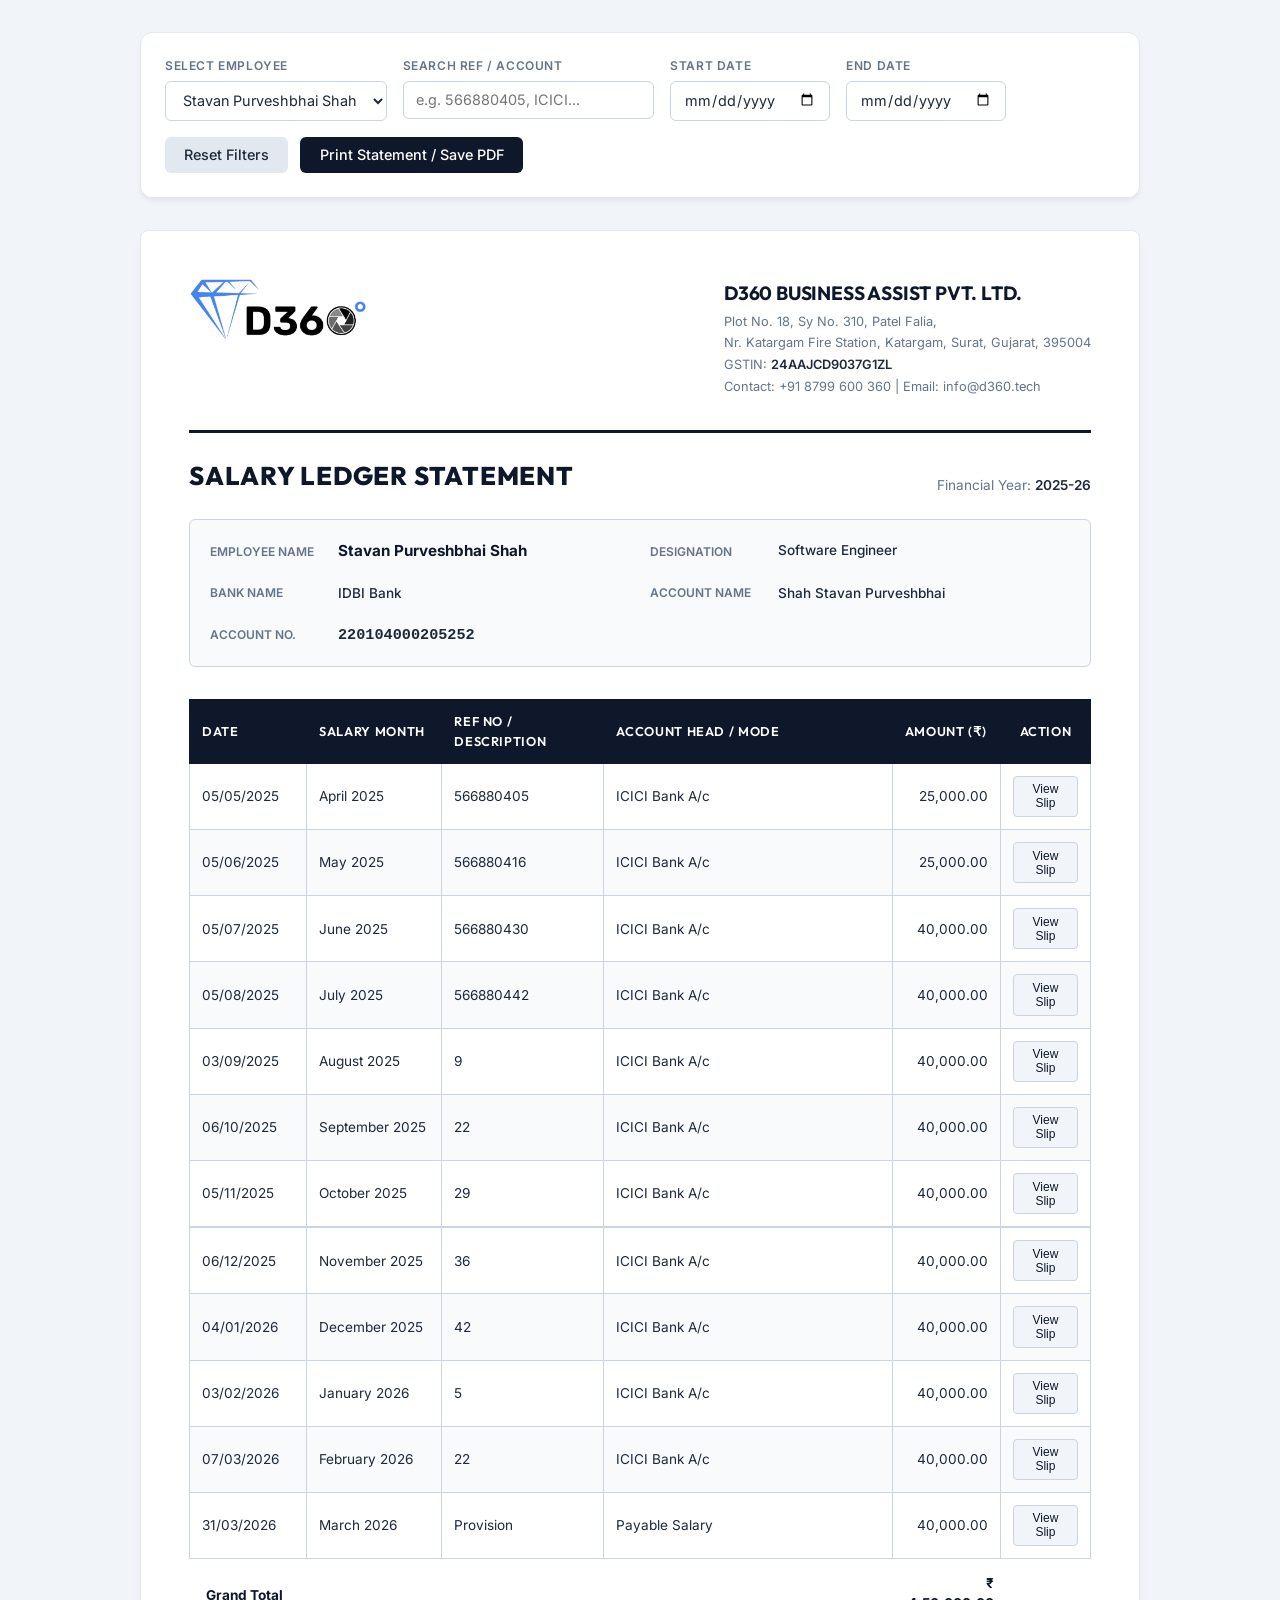
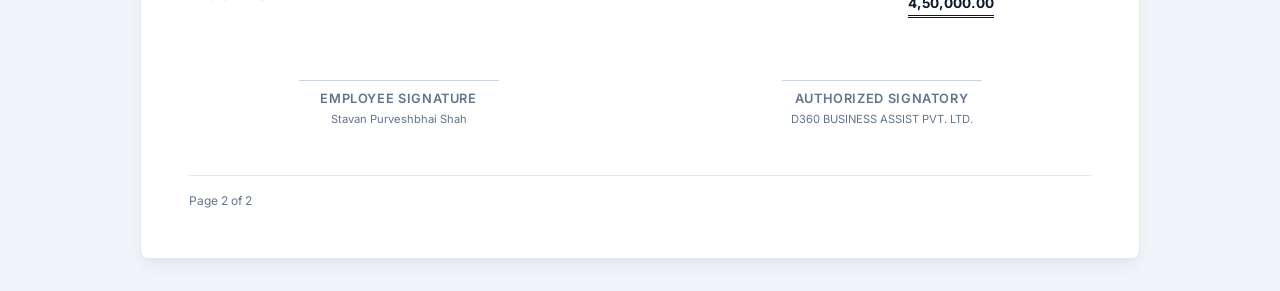
<file: index.html>
<!DOCTYPE html>
<html lang="en">
<head>
    <meta charset="UTF-8">
    <meta name="viewport" content="width=device-width, initial-scale=1.0">
    <title>Salary Ledger Statement - D360 Business Services</title>
    <link rel="stylesheet" href="style.css">
    <!-- Google Fonts for premium typography -->
    <link rel="preconnect" href="https://fonts.googleapis.com">
    <link rel="preconnect" href="https://fonts.gstatic.com" crossorigin>
    <link href="https://fonts.googleapis.com/css2?family=Inter:wght@300;400;500;600;700;800&display=swap" rel="stylesheet">
</head>
<body>
    <div class="app-container">
        <!-- Control Panel (Hidden in print) -->
        <div class="control-panel">
            <div class="filter-group">
                <div class="input-field">
                    <label for="filter-employee">Select Employee</label>
                    <select id="filter-employee">
                        <option value="stavan">Stavan Purveshbhai Shah</option>
                        <option value="dhruvil">Dhruvil Tarun Shah</option>
                    </select>
                </div>
                <div class="input-field">
                    <label for="search-input">Search Ref / Account</label>
                    <input type="text" id="search-input" placeholder="e.g. 566880405, ICICI...">
                </div>
                <div class="input-field">
                    <label for="filter-start-date">Start Date</label>
                    <input type="date" id="filter-start-date">
                </div>
                <div class="input-field">
                    <label for="filter-end-date">End Date</label>
                    <input type="date" id="filter-end-date">
                </div>
            </div>
            <div class="action-buttons">
                <button id="reset-btn" class="btn btn-secondary">Reset Filters</button>
                <button id="print-btn" class="btn btn-primary">Print Statement / Save PDF</button>
            </div>
        </div>

        <!-- Ledger Sheet (Printable A4 section) -->
        <div class="ledger-sheet" id="printable-ledger">
            <!-- Header & Company Info -->
            <div class="ledger-header">
                <div class="logo-container">
                    <img src="logo.png" alt="D360 BUSINESS ASSIST logo">
                </div>
                <div class="company-info">
                    <div class="company-name">D360 BUSINESS ASSIST PVT. LTD.</div>
                    <div class="company-details">
                        <p>Plot No. 18, Sy No. 310, Patel Falia,</p>
                        <p>Nr. Katargam Fire Station, Katargam, Surat, Gujarat, 395004</p>
                        <p>GSTIN: <span class="gstin">24AAJCD9037G1ZL</span></p>
                        <p>Contact: +91 8799 600 360 | Email: info@d360.tech</p>
                    </div>
                </div>
            </div>

            <!-- Heavy accent border -->
            <div class="header-separator"></div>

            <!-- Title Section -->
            <div class="document-title-section">
                <div>
                    <h1 class="document-title">Salary Ledger Statement</h1>
                </div>
                <div class="document-meta">
                    <p id="ledger-period-label">Financial Year: <span id="ledger-period-val">2025-26</span></p>
                </div>
            </div>

            <!-- Employee Profile Block -->
            <div class="employee-profile">
                <div class="profile-card">
                    <span class="profile-label">Employee Name</span>
                    <span id="emp-name" class="profile-value emp-name">Stavan Purveshbhai Shah</span>
                </div>
                <div class="profile-card">
                    <span class="profile-label">Designation</span>
                    <span id="emp-designation" class="profile-value">Software Engineer</span>
                </div>
                <div class="profile-card">
                    <span class="profile-label">Bank Name</span>
                    <span id="emp-bank" class="profile-value">IDBI Bank</span>
                </div>
                <div class="profile-card">
                    <span class="profile-label">Account Name</span>
                    <span id="emp-acc-name" class="profile-value">Shah Stavan Purveshbhai</span>
                </div>
                <div class="profile-card" style="grid-column: span 2;">
                    <span class="profile-label">Account No.</span>
                    <span id="emp-acc-no" class="profile-value" style="font-family: monospace; font-size: 0.95rem; font-weight: 600;">220104000205252</span>
                </div>
            </div>

            <!-- Transaction Register Grid Table -->
            <div class="ledger-table-container">
                <table class="ledger-table">
                    <thead>
                        <tr>
                            <th class="col-date">Date</th>
                            <th class="col-month">Salary Month</th>
                            <th class="col-ref">Ref No / Description</th>
                            <th class="col-head">Account Head / Mode</th>
                            <th class="col-amount">Amount (₹)</th>
                            <th class="col-action" style="width: 10%; text-align: center;">Action</th>
                        </tr>
                    </thead>
                    <tbody id="ledger-body">
                        <!-- Dynamic transaction rows will be rendered here by script.js -->
                    </tbody>
                    <tfoot>
                        <tr class="total-row">
                            <td colspan="4" class="total-label">Grand Total</td>
                            <td id="total-amount" class="total-amount col-amount-val">
                                <!-- Computed dynamic total will be rendered here -->
                            </td>
                            <td class="col-action"></td>
                        </tr>
                    </tfoot>
                </table>
            </div>

            <!-- Signature block -->
            <div class="signature-section">
                <div class="signature-block">
                    <div class="signature-line"></div>
                    <div class="signature-title">Employee Signature</div>
                    <div id="sig-emp-name" class="signature-subtitle">Stavan Purveshbhai Shah</div>
                </div>
                <div class="signature-block">
                    <div class="signature-line"></div>
                    <div class="signature-title">Authorized Signatory</div>
                    <div class="signature-subtitle">D360 BUSINESS ASSIST PVT. LTD.</div>
                </div>
            </div>

            <!-- Statement footer -->
            <div class="ledger-footer">
                <div>Generated on: <span id="print-date"></span></div>
                <div id="print-page-number">Page 1 of 1</div>
            </div>
        </div>
    </div>

    <!-- Salary Slip Modal Overlay -->
    <div id="payslip-modal" class="modal-overlay">
        <div class="modal-content">
            <!-- Action bar (Hidden in print) -->
            <div class="modal-action-bar">
                <button class="btn btn-secondary" onclick="closePayslip()">Close</button>
                <button class="btn btn-primary" onclick="printPayslip()">Print / Save PDF</button>
            </div>
            
            <!-- Payslip Sheet -->
            <div class="payslip-sheet">
                <!-- Header Block -->
                <div class="payslip-header">
                    <div class="logo-box">
                        <img src="logo.png" alt="D360 Logo">
                    </div>
                    <div class="company-box">
                        <div class="company-name">D360 BUSINESS ASSIST PVT. LTD.</div>
                        <div class="company-address">
                            Plot No. 18, Sy No. 310, Patel Falia,<br>
                            Nr. Katargam Fire Station, Katargam, Surat, Gujarat, 395004
                        </div>
                    </div>
                </div>

                <div class="title-divider"></div>

                <!-- Title and Month -->
                <div class="payslip-title-section">
                    <h1 class="payslip-title">Salary Slip</h1>
                    <div class="payslip-date" id="payslip-date-val">June 2025</div>
                </div>

                <!-- Employee Info -->
                <div class="info-grid">
                    <div class="info-row">
                        <span class="info-label">Employee Name</span>
                        <span class="info-value" id="payslip-emp-name-val">: Stavan Purveshbhai Shah</span>
                    </div>
                    <div class="info-row">
                        <span class="info-label">Designation</span>
                        <span class="info-value" id="payslip-emp-designation-val">: Software Engineer</span>
                    </div>
                    <div class="info-row">
                        <span class="info-label">PF A/c No</span>
                        <span class="info-value" id="payslip-emp-pf-val">: N.A.</span>
                    </div>
                </div>

                <!-- Earnings & Deductions Tables -->
                <div class="table-container">
                    <table class="salary-table">
                        <thead>
                            <tr>
                                <th style="width: 35%;">Earnings</th>
                                <th style="width: 15%; text-align: right;">Amount (Rs.)</th>
                                <th style="width: 35%;">Deductions</th>
                                <th style="width: 15%; text-align: right;">Amount (Rs.)</th>
                            </tr>
                        </thead>
                        <tbody>
                            <tr>
                                <td>Basic Salary</td>
                                <td class="col-amount" id="payslip-basic-val">40,000.00</td>
                                <td>Provident Fund (PF)</td>
                                <td class="col-amount">0.00</td>
                            </tr>
                            <tr>
                                <td>HRA</td>
                                <td class="col-amount">0.00</td>
                                <td>Professional Tax (PT)</td>
                                <td class="col-amount">0.00</td>
                            </tr>
                            <tr>
                                <td>Incentive</td>
                                <td class="col-amount">0.00</td>
                                <td id="payslip-deduction-label">Other Deduction</td>
                                <td class="col-amount" id="payslip-deduction-val">0.00</td>
                            </tr>
                            <tr class="total-row">
                                <td>Total Earnings</td>
                                <td class="col-amount" id="payslip-total-earn-val">40,000.00</td>
                                <td>Total Deductions</td>
                                <td class="col-amount" id="payslip-total-deductions-val">0.00</td>
                            </tr>
                        </tbody>
                    </table>
                </div>

                <!-- Net Pay Box -->
                <div class="net-pay-section">
                    <div>
                        <span class="net-pay-label">NET PAY : </span>
                        <span class="net-pay-words" id="payslip-words-val">Forty Thousand Only</span>
                    </div>
                    <div class="net-pay-value" id="payslip-net-val">₹ 40,000.00</div>
                </div>

                <!-- Bank Details Block -->
                <div class="bank-details">
                    <div class="bank-title">Bank Transfer Details</div>
                    <div class="bank-grid">
                        <div>
                            <span class="info-label" style="display:block; font-size:0.7rem; margin-bottom:0.15rem;">Bank Name</span>
                            <span class="info-value" id="payslip-bank-val" style="font-weight:600;">IDBI Bank</span>
                        </div>
                        <div>
                            <span class="info-label" style="display:block; font-size:0.7rem; margin-bottom:0.15rem;">Account Name</span>
                            <span class="info-value" id="payslip-acc-name-val" style="font-weight:600;">Shah Stavan Purveshbhai</span>
                        </div>
                        <div>
                            <span class="info-label" style="display:block; font-size:0.7rem; margin-bottom:0.15rem;">Account Number</span>
                            <span class="info-value" id="payslip-acc-no-val" style="font-weight:600; font-family: monospace;">220104000205252</span>
                        </div>
                    </div>
                </div>

                <!-- Footer -->
                <div class="footer-note">
                    This is computer/Software generated document, This doesn't required a signature.
                </div>
            </div>
        </div>
    </div>

    <!-- JS Logic -->
    <script src="script.js"></script>
</body>
</html>
</file>
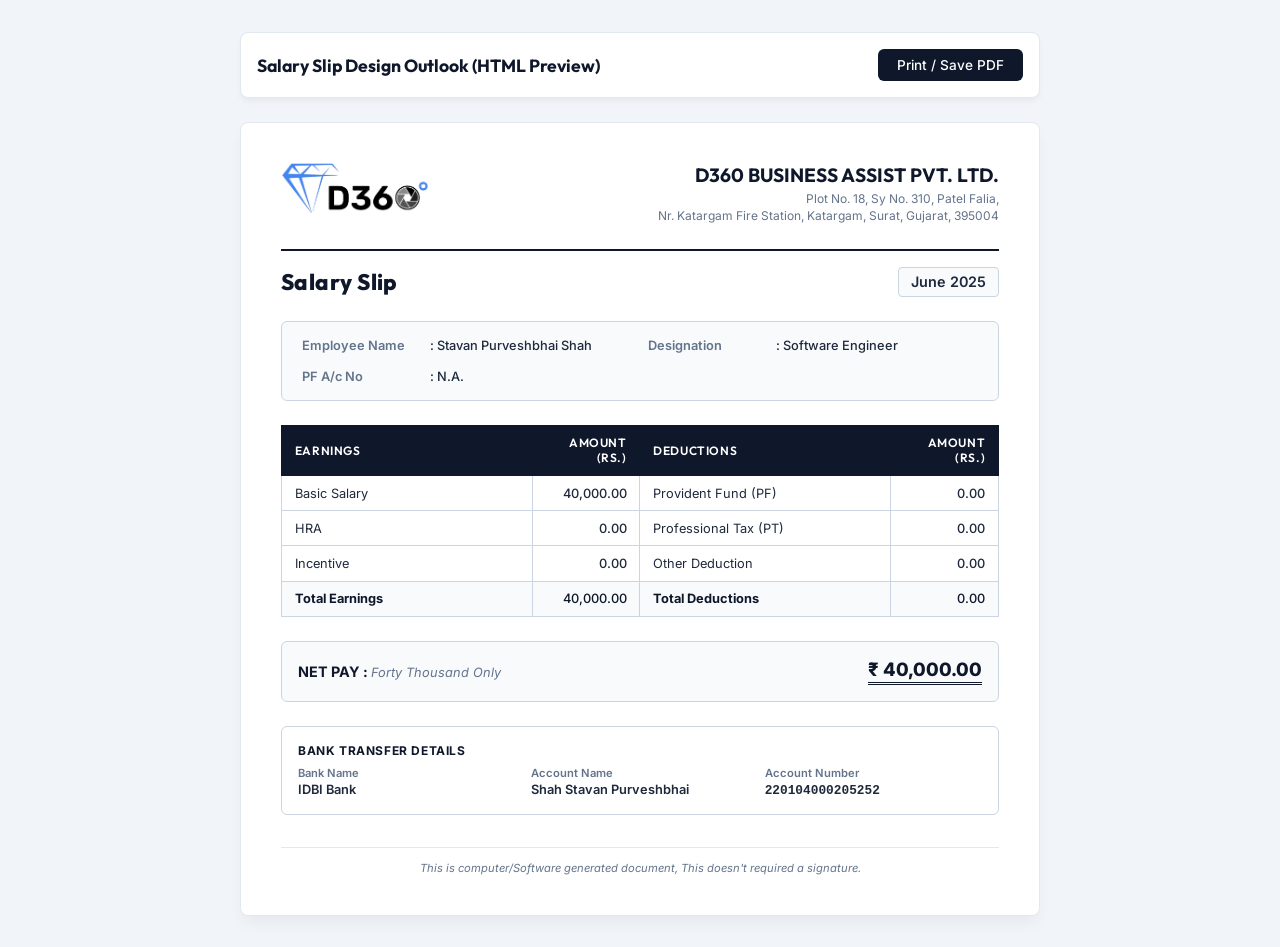
<file: payslip_preview.html>
<!DOCTYPE html>
<html lang="en">
<head>
    <meta charset="UTF-8">
    <meta name="viewport" content="width=device-width, initial-scale=1.0">
    <title>Salary Slip - Stavan Purveshbhai Shah</title>
    <style>
        @import url('https://fonts.googleapis.com/css2?family=Inter:wght@300;400;500;600;700&family=Outfit:wght@400;500;600;700;800&display=swap');

        :root {
            --primary-color: #0f172a;
            --secondary-color: #3b82f6;
            --border-color: #cbd5e1;
            --text-color: #1e293b;
            --text-muted: #64748b;
            --white: #white;
            --font-primary: 'Inter', sans-serif;
            --font-heading: 'Outfit', sans-serif;
        }

        * {
            box-sizing: border-box;
            margin: 0;
            padding: 0;
        }

        body {
            font-family: var(--font-primary);
            background-color: #f1f5f9;
            color: var(--text-color);
            padding: 2rem 1rem;
            display: flex;
            flex-direction: column;
            align-items: center;
        }

        /* Toolbar for actions */
        .toolbar {
            width: 100%;
            max-width: 800px;
            background-color: #ffffff;
            padding: 1rem;
            border-radius: 8px;
            margin-bottom: 1.5rem;
            box-shadow: 0 4px 6px -1px rgb(0 0 0 / 0.05);
            display: flex;
            justify-content: space-between;
            align-items: center;
            border: 1px solid #e2e8f0;
        }

        .toolbar-title {
            font-family: var(--font-heading);
            font-weight: 700;
            font-size: 1.1rem;
            color: var(--primary-color);
        }

        .btn {
            padding: 0.5rem 1.2rem;
            font-family: var(--font-primary);
            font-size: 0.85rem;
            font-weight: 500;
            border-radius: 6px;
            cursor: pointer;
            border: none;
            transition: all 0.2s;
            background-color: var(--primary-color);
            color: #ffffff;
        }

        .btn:hover {
            background-color: #1e293b;
        }

        /* Printable Payslip Sheet */
        .payslip-sheet {
            width: 100%;
            max-width: 800px;
            background-color: #ffffff;
            padding: 2.5rem;
            border-radius: 8px;
            box-shadow: 0 10px 15px -3px rgb(0 0 0 / 0.05);
            border: 1px solid #e2e8f0;
            position: relative;
        }

        /* Header Layout */
        .payslip-header {
            display: flex;
            justify-content: space-between;
            align-items: flex-start;
            margin-bottom: 1.5rem;
        }

        .logo-box img {
            height: 50px;
            object-fit: contain;
        }

        .company-box {
            text-align: right;
            max-width: 450px;
        }

        .company-name {
            font-family: var(--font-heading);
            font-weight: 700;
            font-size: 1.2rem;
            color: var(--primary-color);
            margin-bottom: 0.25rem;
        }

        .company-address {
            font-size: 0.75rem;
            color: var(--text-muted);
            line-height: 1.4;
        }

        /* Title Line */
        .title-divider {
            height: 2px;
            background-color: var(--primary-color);
            margin-bottom: 1rem;
        }

        .payslip-title-section {
            display: flex;
            justify-content: space-between;
            align-items: center;
            margin-bottom: 1.5rem;
        }

        .payslip-title {
            font-family: var(--font-heading);
            font-weight: 800;
            font-size: 1.4rem;
            color: var(--primary-color);
            letter-spacing: 0.02em;
        }

        .payslip-date {
            font-size: 0.9rem;
            font-weight: 600;
            color: var(--text-color);
            background-color: #f8fafc;
            padding: 0.35rem 0.75rem;
            border-radius: 4px;
            border: 1px solid var(--border-color);
        }

        /* Employee Info Grid */
        .info-grid {
            display: grid;
            grid-template-columns: repeat(2, 1fr);
            gap: 1rem;
            background-color: #f8fafc;
            border: 1px solid var(--border-color);
            border-radius: 6px;
            padding: 1rem 1.25rem;
            margin-bottom: 1.5rem;
            font-size: 0.8rem;
        }

        .info-row {
            display: grid;
            grid-template-columns: 120px 1fr;
            gap: 0.5rem;
        }

        .info-label {
            font-weight: 600;
            color: var(--text-muted);
        }

        .info-value {
            font-weight: 500;
            color: var(--text-color);
        }

        /* Earnings & Deductions Table split */
        .table-container {
            margin-bottom: 1.5rem;
        }

        .salary-table {
            width: 100%;
            border-collapse: collapse;
            font-size: 0.8rem;
        }

        .salary-table th {
            background-color: var(--primary-color);
            color: #ffffff;
            font-family: var(--font-heading);
            font-weight: 600;
            padding: 0.6rem 0.8rem;
            text-align: left;
            text-transform: uppercase;
            letter-spacing: 0.05em;
            font-size: 0.75rem;
            border: 1px solid var(--primary-color);
        }

        .salary-table td {
            padding: 0.6rem 0.8rem;
            border: 1px solid var(--border-color);
        }

        .col-amount {
            text-align: right;
            font-weight: 500;
        }

        .total-row {
            font-weight: 700;
            background-color: #f8fafc;
        }

        .total-row td {
            border-top: 1.5px solid var(--primary-color);
            color: var(--primary-color);
        }

        /* Net Pay Box */
        .net-pay-section {
            background-color: #f8fafc;
            border: 1px solid var(--border-color);
            border-radius: 6px;
            padding: 1rem;
            margin-bottom: 1.5rem;
            display: flex;
            justify-content: space-between;
            align-items: center;
            font-size: 0.85rem;
        }

        .net-pay-label {
            font-weight: 700;
            color: var(--primary-color);
            font-size: 0.9rem;
        }

        .net-pay-value {
            font-weight: 800;
            font-size: 1.15rem;
            color: var(--primary-color);
            border-bottom: 3px double var(--primary-color);
            padding-bottom: 2px;
        }

        .net-pay-words {
            font-size: 0.8rem;
            color: var(--text-muted);
            font-style: italic;
        }

        /* Banking details block */
        .bank-details {
            border: 1px solid var(--border-color);
            border-radius: 6px;
            padding: 1rem;
            margin-bottom: 2rem;
            font-size: 0.8rem;
        }

        .bank-title {
            font-weight: 700;
            color: var(--primary-color);
            margin-bottom: 0.5rem;
            text-transform: uppercase;
            font-size: 0.75rem;
            letter-spacing: 0.05em;
        }

        .bank-grid {
            display: grid;
            grid-template-columns: repeat(3, 1fr);
            gap: 1rem;
        }

        /* Footer disclaimer */
        .footer-note {
            text-align: center;
            font-size: 0.7rem;
            color: var(--text-muted);
            font-style: italic;
            border-top: 1px solid #e2e8f0;
            padding-top: 0.8rem;
        }

        /* Print styles */
        @media print {
            body {
                background-color: #ffffff;
                padding: 0;
            }

            .toolbar {
                display: none !important;
            }

            .payslip-sheet {
                box-shadow: none !important;
                border: none !important;
                padding: 0 !important;
                margin: 0 !important;
                max-width: 100% !important;
                width: 100% !important;
            }

            .salary-table th {
                background-color: var(--primary-color) !important;
                color: #ffffff !important;
                -webkit-print-color-adjust: exact;
                print-color-adjust: exact;
            }
        }
    </style>
</head>
<body>

    <!-- Action Toolbar (Hidden in print) -->
    <div class="toolbar">
        <div class="toolbar-title">Salary Slip Design Outlook (HTML Preview)</div>
        <button class="btn" onclick="window.print()">Print / Save PDF</button>
    </div>

    <!-- Payslip Document Card -->
    <div class="payslip-sheet">
        <!-- Header -->
        <div class="payslip-header">
            <div class="logo-box">
                <img src="logo.png" alt="D360 Logo">
            </div>
            <div class="company-box">
                <div class="company-name">D360 BUSINESS ASSIST PVT. LTD.</div>
                <div class="company-address">
                    Plot No. 18, Sy No. 310, Patel Falia,<br>
                    Nr. Katargam Fire Station, Katargam, Surat, Gujarat, 395004
                </div>
            </div>
        </div>

        <div class="title-divider"></div>

        <!-- Title and Month -->
        <div class="payslip-title-section">
            <h1 class="payslip-title">Salary Slip</h1>
            <div class="payslip-date">June 2025</div>
        </div>

        <!-- Employee Info -->
        <div class="info-grid">
            <div class="info-row">
                <span class="info-label">Employee Name</span>
                <span class="info-value">: Stavan Purveshbhai Shah</span>
            </div>
            <div class="info-row">
                <span class="info-label">Designation</span>
                <span class="info-value">: Software Engineer</span>
            </div>
            <div class="info-row">
                <span class="info-label">PF A/c No</span>
                <span class="info-value">: N.A.</span>
            </div>
        </div>

        <!-- Earnings & Deductions Tables -->
        <div class="table-container">
            <table class="salary-table">
                <thead>
                    <tr>
                        <th style="width: 35%;">Earnings</th>
                        <th style="width: 15%; text-align: right;">Amount (Rs.)</th>
                        <th style="width: 35%;">Deductions</th>
                        <th style="width: 15%; text-align: right;">Amount (Rs.)</th>
                    </tr>
                </thead>
                <tbody>
                    <tr>
                        <td>Basic Salary</td>
                        <td class="col-amount">40,000.00</td>
                        <td>Provident Fund (PF)</td>
                        <td class="col-amount">0.00</td>
                    </tr>
                    <tr>
                        <td>HRA</td>
                        <td class="col-amount">0.00</td>
                        <td>Professional Tax (PT)</td>
                        <td class="col-amount">0.00</td>
                    </tr>
                    <tr>
                        <td>Incentive</td>
                        <td class="col-amount">0.00</td>
                        <td>Other Deduction</td>
                        <td class="col-amount">0.00</td>
                    </tr>
                    <tr class="total-row">
                        <td>Total Earnings</td>
                        <td class="col-amount">40,000.00</td>
                        <td>Total Deductions</td>
                        <td class="col-amount">0.00</td>
                    </tr>
                </tbody>
            </table>
        </div>

        <!-- Net Pay Box -->
        <div class="net-pay-section">
            <div>
                <span class="net-pay-label">NET PAY : </span>
                <span class="net-pay-words">Forty Thousand Only</span>
            </div>
            <div class="net-pay-value">₹ 40,000.00</div>
        </div>

        <!-- Bank Details Block -->
        <div class="bank-details">
            <div class="bank-title">Bank Transfer Details</div>
            <div class="bank-grid">
                <div>
                    <span class="info-label" style="display:block; font-size:0.7rem; margin-bottom:0.15rem;">Bank Name</span>
                    <span class="info-value" style="font-weight:600;">IDBI Bank</span>
                </div>
                <div>
                    <span class="info-label" style="display:block; font-size:0.7rem; margin-bottom:0.15rem;">Account Name</span>
                    <span class="info-value" style="font-weight:600;">Shah Stavan Purveshbhai</span>
                </div>
                <div>
                    <span class="info-label" style="display:block; font-size:0.7rem; margin-bottom:0.15rem;">Account Number</span>
                    <span class="info-value" style="font-weight:600; font-family: monospace;">220104000205252</span>
                </div>
            </div>
        </div>

        <!-- Footer -->
        <div class="footer-note">
            This is computer/Software generated document, This doesn't required a signature.
        </div>
    </div>

</body>
</html>
</file>
<file: style.css>
/* Google Fonts Import */
@import url('https://fonts.googleapis.com/css2?family=Inter:wght@300;400;500;600;700&family=Outfit:wght@400;500;600;700;800&display=swap');

/* CSS Variables for Premium Design System */
:root {
    --primary-color: #0f172a; /* Deep Navy Blue */
    --primary-hover: #1e293b;
    --secondary-color: #3b82f6; /* Slate Blue Accent */
    --accent-color: #f8fafc; /* Cool background slate */
    --border-color: #cbd5e1; /* Clear grid line grey */
    --text-color: #1e293b;
    --text-muted: #64748b;
    --white: #ffffff;
    
    --font-primary: 'Inter', sans-serif;
    --font-heading: 'Outfit', sans-serif;
}

* {
    box-sizing: border-box;
    margin: 0;
    padding: 0;
}

body {
    font-family: var(--font-primary);
    background-color: #f1f5f9;
    color: var(--text-color);
    line-height: 1.5;
    padding: 2rem 1rem;
}

/* Container for app dashboard */
.app-container {
    max-width: 1000px;
    margin: 0 auto;
}

/* Control Panel (Hidden during Print) */
.control-panel {
    background-color: var(--white);
    border-radius: 12px;
    padding: 1.5rem;
    margin-bottom: 2rem;
    box-shadow: 0 4px 6px -1px rgb(0 0 0 / 0.05), 0 2px 4px -2px rgb(0 0 0 / 0.05);
    border: 1px solid #e2e8f0;
    display: flex;
    flex-wrap: wrap;
    gap: 1rem;
    align-items: flex-end;
    justify-content: space-between;
}

.filter-group {
    display: flex;
    flex-wrap: wrap;
    gap: 1rem;
    flex-grow: 1;
}

.input-field {
    display: flex;
    flex-direction: column;
    gap: 0.35rem;
}

.input-field label {
    font-size: 0.75rem;
    font-weight: 600;
    text-transform: uppercase;
    letter-spacing: 0.05em;
    color: var(--text-muted);
}

.input-field input, .input-field select {
    padding: 0.6rem 0.8rem;
    border-radius: 6px;
    border: 1px solid var(--border-color);
    font-family: var(--font-primary);
    font-size: 0.9rem;
    color: var(--text-color);
    background-color: var(--white);
    outline: none;
    transition: border-color 0.2s;
    min-width: 160px;
}

.input-field input:focus, .input-field select:focus {
    border-color: var(--secondary-color);
}

.action-buttons {
    display: flex;
    gap: 0.75rem;
}

.btn {
    padding: 0.6rem 1.2rem;
    font-family: var(--font-primary);
    font-size: 0.9rem;
    font-weight: 500;
    border-radius: 6px;
    cursor: pointer;
    border: none;
    transition: all 0.2s;
    display: inline-flex;
    align-items: center;
    gap: 0.5rem;
}

.btn-primary {
    background-color: var(--primary-color);
    color: var(--white);
}

.btn-primary:hover {
    background-color: var(--primary-hover);
    box-shadow: 0 4px 6px -1px rgb(15 23 42 / 0.15);
}

.btn-secondary {
    background-color: #e2e8f0;
    color: var(--text-color);
}

.btn-secondary:hover {
    background-color: #cbd5e1;
}

/* Ledger Sheet styled like an A4 document */
.ledger-sheet {
    background-color: var(--white);
    padding: 3rem;
    border-radius: 8px;
    box-shadow: 0 10px 15px -3px rgb(0 0 0 / 0.05), 0 4px 6px -4px rgb(0 0 0 / 0.05);
    border: 1px solid #e2e8f0;
    position: relative;
    overflow: hidden;
}

/* Header styling */
.ledger-header {
    display: flex;
    justify-content: space-between;
    align-items: flex-start;
    margin-bottom: 2rem;
}

.logo-container img {
    height: 60px;
    object-fit: contain;
}

.company-info {
    text-align: left;
    font-size: 0.8rem;
    color: var(--text-color);
    max-width: 450px;
}

.company-name {
    font-family: var(--font-heading);
    font-weight: 700;
    font-size: 1.15rem;
    color: var(--primary-color);
    margin-bottom: 0.35rem;
    letter-spacing: -0.01em;
}

.company-details p {
    margin-bottom: 0.15rem;
    color: var(--text-muted);
}

.company-details .gstin {
    font-weight: 600;
    color: var(--text-color);
    margin-top: 0.25rem;
}

/* Separator Line */
.header-separator {
    height: 3px;
    background-color: var(--primary-color);
    margin-bottom: 1.5rem;
}

/* Document Title */
.document-title-section {
    display: flex;
    justify-content: space-between;
    align-items: flex-end;
    margin-bottom: 1.5rem;
}

.document-title {
    font-family: var(--font-heading);
    font-weight: 800;
    font-size: 1.6rem;
    color: var(--primary-color);
    text-transform: uppercase;
    letter-spacing: 0.03em;
}

.document-meta {
    text-align: right;
    font-size: 0.85rem;
    color: var(--text-muted);
}

.document-meta p span {
    font-weight: 600;
    color: var(--text-color);
}

/* Employee Profile Grid Section */
.employee-profile {
    background-color: var(--accent-color);
    border: 1px solid var(--border-color);
    border-radius: 6px;
    padding: 1.25rem;
    margin-bottom: 2rem;
    display: grid;
    grid-template-columns: repeat(2, 1fr);
    gap: 1.25rem;
}

.profile-card {
    display: grid;
    grid-template-columns: 120px 1fr;
    gap: 0.5rem;
    font-size: 0.85rem;
}

.profile-label {
    font-weight: 600;
    color: var(--text-muted);
    text-transform: uppercase;
    font-size: 0.75rem;
    display: flex;
    align-items: center;
}

.profile-value {
    color: var(--text-color);
    font-weight: 500;
}

.profile-value.emp-name {
    font-size: 0.95rem;
    font-weight: 700;
    color: var(--primary-color);
}

/* Table styling with clean grids */
.ledger-table-container {
    margin-bottom: 3rem;
}

.ledger-table {
    width: 100%;
    border-collapse: collapse;
    font-size: 0.85rem;
    table-layout: fixed;
}

.ledger-table th {
    background-color: var(--primary-color);
    color: var(--white);
    font-family: var(--font-heading);
    font-weight: 600;
    text-align: left;
    padding: 0.75rem 0.75rem;
    font-size: 0.8rem;
    text-transform: uppercase;
    letter-spacing: 0.05em;
    border: 1px solid var(--primary-color);
}

.ledger-table td {
    padding: 0.75rem 0.75rem;
    border: 1px solid var(--border-color);
    color: var(--text-color);
}

.ledger-table tr:nth-child(even):not(.total-row):not(.empty-row) {
    background-color: var(--accent-color);
}

.ledger-table tr:hover:not(.total-row):not(.empty-row) {
    background-color: #f1f5f9;
}

/* Column Alignments */
.col-date { width: 13%; }
.col-month { width: 15%; }
.col-ref { width: 18%; }
.col-head { width: 32%; }
.col-amount { width: 12%; text-align: right; }
.col-action { width: 10%; text-align: center; }

.col-amount-val {
    text-align: right;
    font-family: var(--font-primary);
}

/* Prevent tfoot from repeating on print */
tfoot {
    display: table-row-group;
}

.total-row {
    page-break-inside: avoid;
    page-break-after: auto;
}

/* Accounting Summary formatting rules */
.ledger-table .total-row td {
    font-weight: 700;
    color: var(--primary-color);
    background-color: var(--white);
    border-top: 1px solid var(--primary-color) !important;
    border-bottom: none !important;
    border-left: none !important;
    border-right: none !important;
    padding: 0.85rem 1rem;
}

.ledger-table .total-row td.total-label {
    text-align: left;
}

.ledger-table .total-row td.total-amount {
    text-align: right;
}

/* Double underline accounting rule */
.double-underline {
    display: inline-block;
    border-bottom: 3px double var(--primary-color);
    padding-bottom: 2px;
}

.empty-row td {
    text-align: center;
    color: var(--text-muted);
    padding: 2rem;
    font-style: italic;
}

/* Signature & Approval Block */
.signature-section {
    display: grid;
    grid-template-columns: repeat(2, 1fr);
    gap: 4rem;
    margin-top: 5rem;
    margin-bottom: 2rem;
}

.signature-block {
    text-align: center;
}

.signature-line {
    border-top: 1px solid var(--border-color);
    margin-bottom: 0.5rem;
    width: 200px;
    margin-left: auto;
    margin-right: auto;
}

.signature-title {
    font-size: 0.8rem;
    font-weight: 600;
    color: var(--text-muted);
    text-transform: uppercase;
    letter-spacing: 0.05em;
}

.signature-subtitle {
    font-size: 0.7rem;
    color: var(--text-muted);
    margin-top: 0.15rem;
}

.ledger-footer {
    display: flex;
    justify-content: space-between;
    font-size: 0.75rem;
    color: var(--text-muted);
    border-top: 1px solid #e2e8f0;
    padding-top: 1rem;
    margin-top: 3rem;
}

.page-number::after {
    content: counter(page);
}

/* Action column styling */
.col-action {
    text-align: center;
    width: 10%;
}

.btn-sm {
    padding: 0.35rem 0.75rem;
    font-size: 0.75rem;
    font-weight: 500;
    border-radius: 4px;
    background-color: #f1f5f9;
    color: var(--primary-color);
    border: 1px solid var(--border-color);
}

.btn-sm:hover {
    background-color: var(--primary-color);
    color: var(--white);
    border-color: var(--primary-color);
}

/* Modal Overlay */
.modal-overlay {
    display: none;
    position: fixed;
    top: 0;
    left: 0;
    width: 100%;
    height: 100%;
    background-color: rgba(15, 23, 42, 0.6);
    z-index: 1000;
    justify-content: center;
    align-items: center;
    overflow-y: auto;
    padding: 2rem 1rem;
}

.modal-overlay.active {
    display: flex;
}

/* Modal Content Container */
.modal-content {
    width: 100%;
    max-width: 800px;
    position: relative;
}

/* Close Button */
.modal-close-btn {
    position: absolute;
    top: 1.25rem;
    right: 1.25rem;
    background-color: #f1f5f9;
    border: none;
    font-size: 1.5rem;
    width: 32px;
    height: 32px;
    border-radius: 50%;
    cursor: pointer;
    display: flex;
    align-items: center;
    justify-content: center;
    color: var(--text-color);
    transition: all 0.2s;
    z-index: 10;
}

.modal-close-btn:hover {
    background-color: #cbd5e1;
    color: var(--primary-color);
}

.modal-action-bar {
    display: flex;
    justify-content: flex-end;
    gap: 0.75rem;
    margin-bottom: 0.75rem;
}

/* Payslip Sheet Layout */
.payslip-sheet {
    width: 100%;
    background-color: var(--white);
    padding: 2.5rem;
    border-radius: 8px;
    box-shadow: 0 10px 15px -3px rgb(0 0 0 / 0.1);
    border: 1px solid #e2e8f0;
    position: relative;
}

.payslip-header {
    display: flex;
    justify-content: space-between;
    align-items: flex-start;
    margin-bottom: 1.5rem;
}

.logo-box img {
    height: 50px;
    object-fit: contain;
}

.company-box {
    text-align: left;
    max-width: 450px;
}

.company-name {
    font-family: var(--font-heading);
    font-weight: 700;
    font-size: 1.2rem;
    color: var(--primary-color);
    margin-bottom: 0.25rem;
}

.company-address {
    font-size: 0.75rem;
    color: var(--text-muted);
    line-height: 1.4;
}

.title-divider {
    height: 2px;
    background-color: var(--primary-color);
    margin-bottom: 1rem;
}

.payslip-title-section {
    display: flex;
    justify-content: space-between;
    align-items: center;
    margin-bottom: 1.5rem;
}

.payslip-title {
    font-family: var(--font-heading);
    font-weight: 800;
    font-size: 1.4rem;
    color: var(--primary-color);
    letter-spacing: 0.02em;
}

.payslip-date {
    font-size: 0.9rem;
    font-weight: 600;
    color: var(--text-color);
    background-color: #f8fafc;
    padding: 0.35rem 0.75rem;
    border-radius: 4px;
    border: 1px solid var(--border-color);
}

.info-grid {
    display: grid;
    grid-template-columns: repeat(2, 1fr);
    gap: 1rem;
    background-color: #f8fafc;
    border: 1px solid var(--border-color);
    border-radius: 6px;
    padding: 1rem 1.25rem;
    margin-bottom: 1.5rem;
    font-size: 0.8rem;
}

.info-row {
    display: grid;
    grid-template-columns: 120px 1fr;
    gap: 0.5rem;
}

.info-label {
    font-weight: 600;
    color: var(--text-muted);
}

.info-value {
    font-weight: 500;
    color: var(--text-color);
}

.table-container {
    margin-bottom: 1.5rem;
}

.salary-table {
    width: 100%;
    border-collapse: collapse;
    font-size: 0.8rem;
}

.salary-table th {
    background-color: var(--primary-color);
    color: var(--white);
    font-family: var(--font-heading);
    font-weight: 600;
    padding: 0.6rem 0.8rem;
    text-align: left;
    text-transform: uppercase;
    letter-spacing: 0.05em;
    font-size: 0.75rem;
    border: 1px solid var(--primary-color);
}

.salary-table td {
    padding: 0.6rem 0.8rem;
    border: 1px solid var(--border-color);
}

.total-row {
    font-weight: 700;
    background-color: #f8fafc;
}

.total-row td {
    border-top: 1.5px solid var(--primary-color);
    color: var(--primary-color);
}

.net-pay-section {
    background-color: #f8fafc;
    border: 1px solid var(--border-color);
    border-radius: 6px;
    padding: 1rem;
    margin-bottom: 1.5rem;
    display: flex;
    justify-content: space-between;
    align-items: center;
    font-size: 0.85rem;
}

.net-pay-label {
    font-weight: 700;
    color: var(--primary-color);
    font-size: 0.9rem;
}

.net-pay-value {
    font-weight: 800;
    font-size: 1.15rem;
    color: var(--primary-color);
    border-bottom: 3px double var(--primary-color);
    padding-bottom: 2px;
}

.net-pay-words {
    font-size: 0.8rem;
    color: var(--text-muted);
    font-style: italic;
}

.bank-details {
    border: 1px solid var(--border-color);
    border-radius: 6px;
    padding: 1rem;
    margin-bottom: 2rem;
    font-size: 0.8rem;
}

.bank-title {
    font-weight: 700;
    color: var(--primary-color);
    margin-bottom: 0.5rem;
    text-transform: uppercase;
    font-size: 0.75rem;
    letter-spacing: 0.05em;
}

.bank-grid {
    display: grid;
    grid-template-columns: repeat(3, 1fr);
    gap: 1rem;
}

.footer-note {
    text-align: center;
    font-size: 0.7rem;
    color: var(--text-muted);
    font-style: italic;
    border-top: 1px solid #e2e8f0;
    padding-top: 0.8rem;
}

/* Screen hidden print elements */
.print-page-footer,
.ledger-header-continuation,
.print-header-separator,
.print-thead-show {
    display: none;
}

/* Print Styles */
@media print {
    body {
        background-color: var(--white);
        padding: 0;
        color: #000000;
    }
    
    .control-panel {
        display: none !important;
    }
    
    .col-action {
        display: none !important;
    }
    
    .ledger-sheet {
        box-shadow: none !important;
        border: none !important;
        padding: 0 !important;
        margin: 0 !important;
        max-width: 100% !important;
        width: 100% !important;
        overflow: visible !important;
        page-break-inside: auto; /* Allow natural break across pages */
    }
    
    .ledger-table th {
        background-color: var(--primary-color) !important;
        color: var(--white) !important;
        -webkit-print-color-adjust: exact;
        print-color-adjust: exact;
    }
    
    .employee-profile {
        background-color: var(--accent-color) !important;
        -webkit-print-color-adjust: exact;
        print-color-adjust: exact;
    }

    /* Dynamic print layout when payslip is active */
    body.modal-open .app-container {
        display: none !important;
    }
    
    body.modal-open .modal-overlay {
        position: static !important;
        background-color: transparent !important;
        padding: 0 !important;
        display: block !important;
        overflow: visible !important;
    }
    
    body.modal-open .modal-close-btn,
    body.modal-open .modal-action-bar {
        display: none !important;
    }
    
    body.modal-open .payslip-sheet {
        box-shadow: none !important;
        border: none !important;
        padding: 0 !important;
        margin: 0 !important;
        max-width: 100% !important;
        width: 100% !important;
    }

    body.modal-open .salary-table th {
        background-color: var(--primary-color) !important;
        color: #ffffff !important;
        -webkit-print-color-adjust: exact;
        print-color-adjust: exact;
    }

    @page {
        margin: 15mm;
    }
    
    /* Footer formatting for print */
    .ledger-footer {
        display: flex !important;
        justify-content: flex-end !important;
        border-top: 1px solid #e2e8f0 !important;
        padding-top: 0.5rem !important;
        font-size: 0.75rem !important;
        color: #555 !important;
        margin-top: 2rem !important;
        width: 100% !important;
    }

    .print-page-footer {
        display: flex !important;
        justify-content: flex-end !important;
        border-top: 1px solid #e2e8f0 !important;
        padding-top: 0.5rem !important;
        font-size: 0.75rem !important;
        color: #555 !important;
        margin-top: 1.5rem !important;
        width: 100% !important;
        page-break-before: avoid !important;
        break-before: avoid !important;
        page-break-after: always !important;
        break-after: page !important;
    }

    .ledger-header-continuation {
        display: flex !important;
        justify-content: space-between !important;
        align-items: center !important;
        margin-top: 1rem !important;
        margin-bottom: 0.5rem !important;
    }

    .print-header-separator {
        display: block !important;
    }

    .print-thead-show {
        display: table-header-group !important;
    }

    /* Print specific column width overrides to sum to 100% when Action column is hidden */
    .col-date { width: 15% !important; }
    .col-month { width: 15% !important; }
    .col-ref { width: 18% !important; }
    .col-head { width: 37% !important; }
    .col-amount { width: 15% !important; }

    /* Reduce cell padding in print view to avoid text overflow in fixed layout */
    .ledger-table td,
    .ledger-table th {
        padding: 0.75rem 0.5rem !important;
    }
}
</file>
